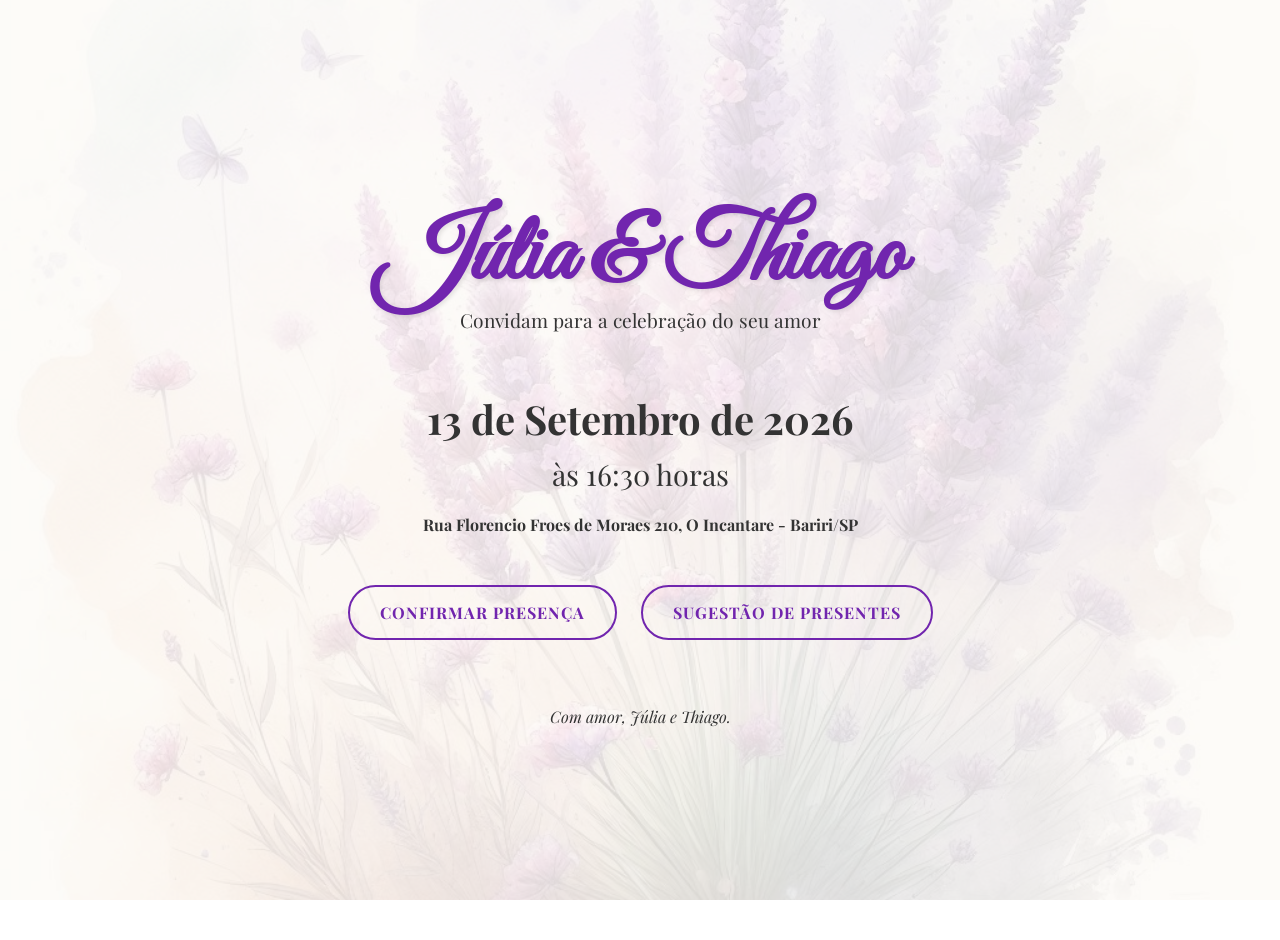
<file: index.html>
<!DOCTYPE html>
<html lang="pt-BR">
<head>
    <meta charset="UTF-8">
    <meta name="viewport" content="width=device-width, initial-scale=1.0">
    <title>Júlia e Thiago - Nosso Casamento</title>
    <link rel="stylesheet" href="styles.css">
    <link rel="preconnect" href="https://fonts.googleapis.com">
    <link rel="preconnect" href="https://fonts.gstatic.com" crossorigin>
    <link href="https://fonts.googleapis.com/css2?family=Great+Vibes&family=Playfair+Display:wght@400;700&display=swap" rel="stylesheet">
</head>
<body>
    <div class="overlay"></div>
    <div class="container">
        <header>
            <h1>Júlia & Thiago</h1>
            <p>Convidam para a celebração do seu amor</p>
        </header>

        <main>
            <div class="info">
                <h2>13 de Setembro de 2026</h2>
                <h3>às 16:30 horas</h3> 
                <h4>Rua Florencio Froes de Moraes 210, O Incantare - Bariri/SP</h4>
            </div>

            <div class="botoes">
                <a href="https://docs.google.com/forms/d/e/1FAIpQLScJD8qzChh48nauGqsr5oBqXwLMjzIcMUOQoxlrHbU33pUt-A/viewform?usp=dialog" target="_blank" class="botao">Confirmar Presença</a>
                <a href="presentes.html" class="botao">Sugestão de Presentes</a>
            </div>
        </main>

        <footer>
            <p>Com amor, Júlia e Thiago.</p>
        </footer>
    </div>
</body>
</html>
</file>
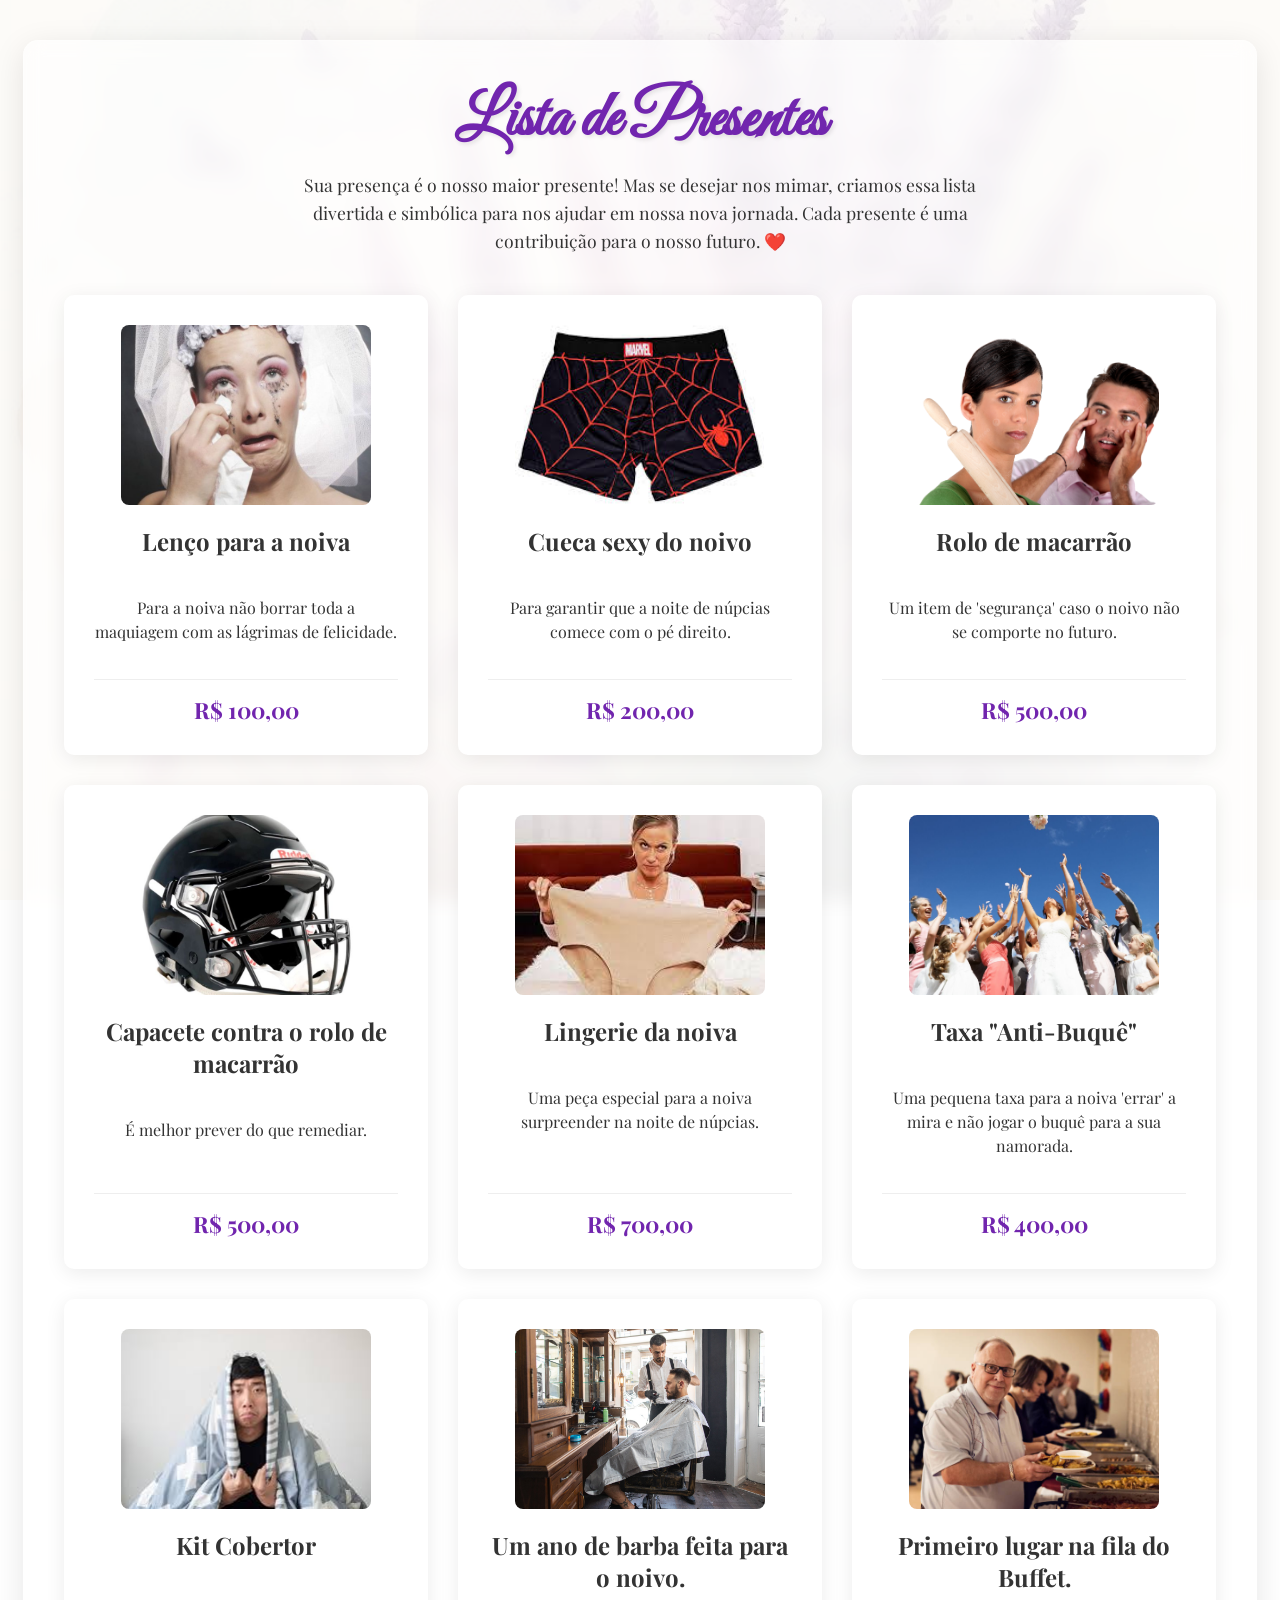
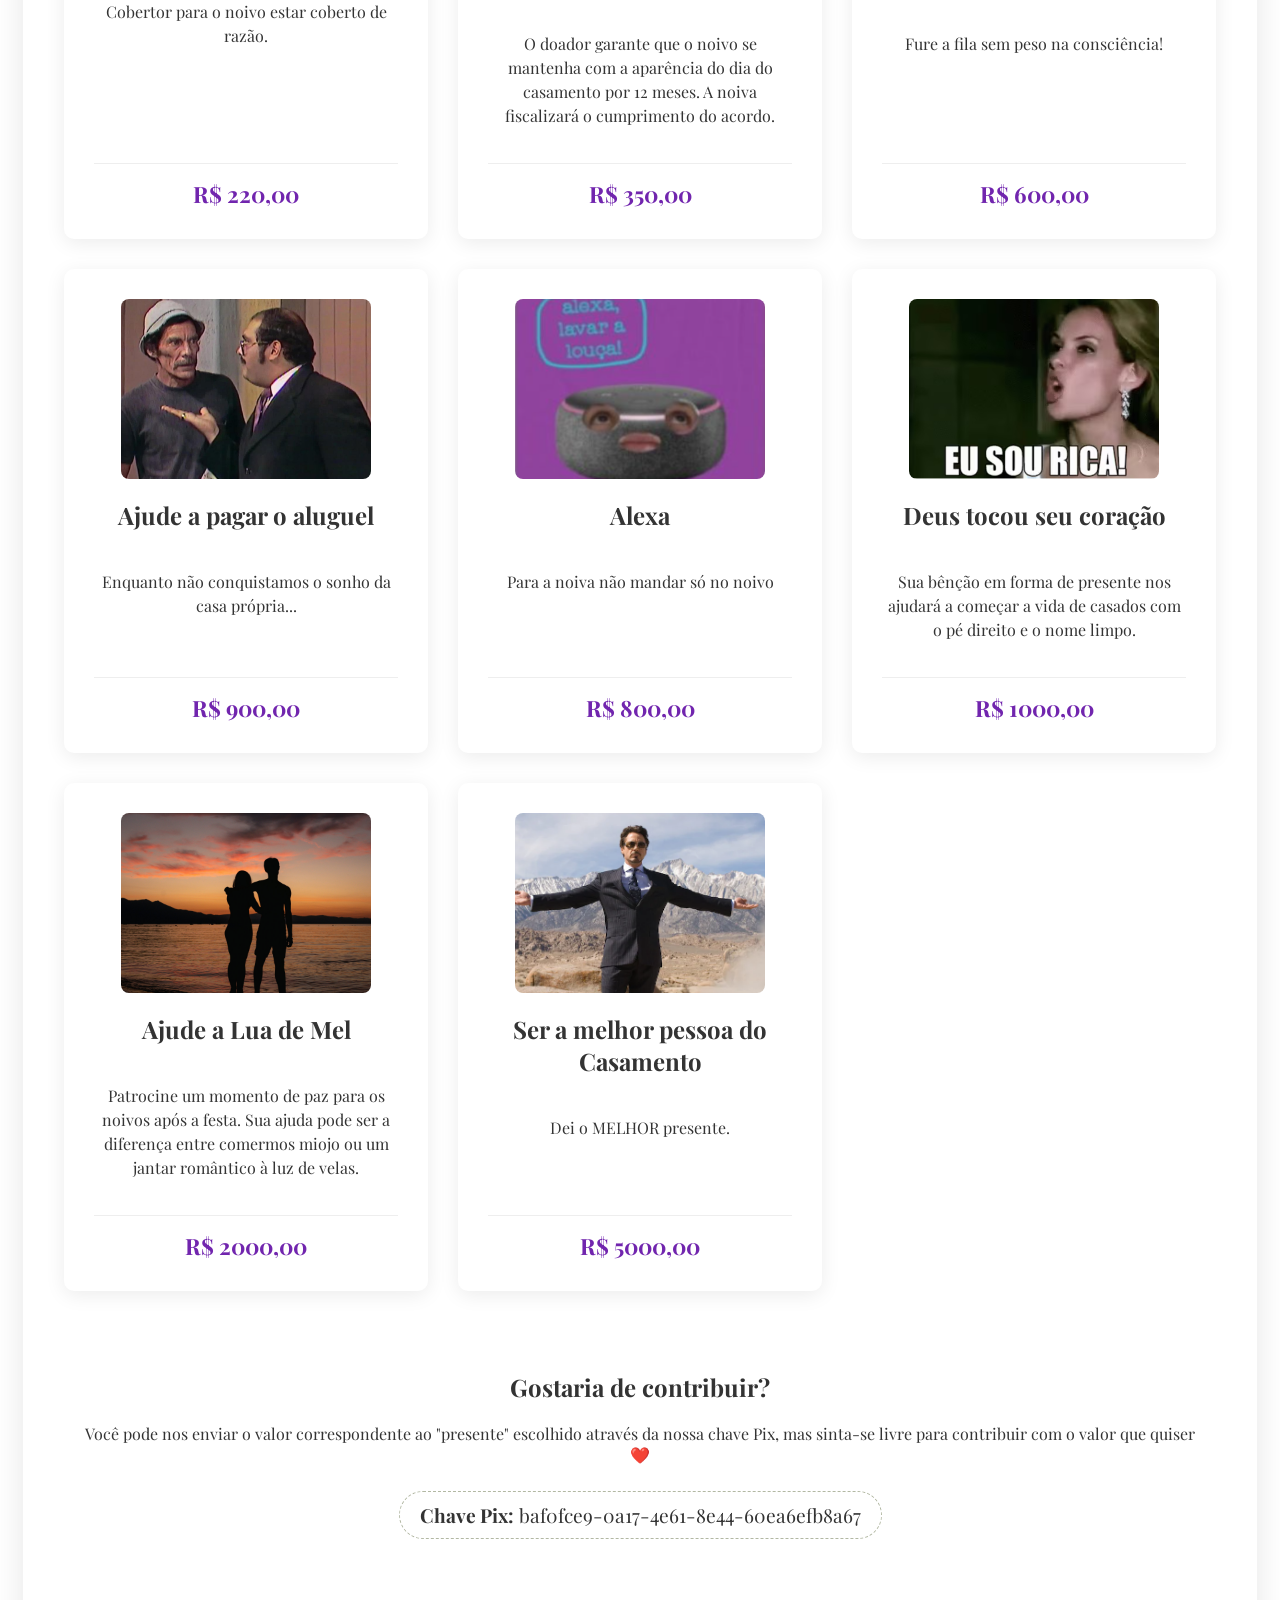
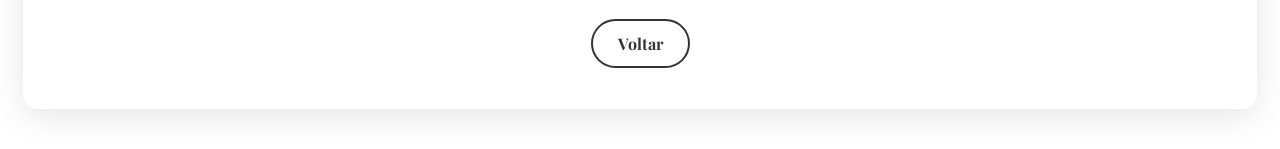
<file: presentes.html>
<!DOCTYPE html>
<html lang="pt-BR">
<head>
    <meta charset="UTF-8">
    <meta name="viewport" content="width=device-width, initial-scale=1.0">
    <title>Sugestão de Presentes - Júlia e Thiago</title>
    <link rel="stylesheet" href="styles.css">
    <link rel="preconnect" href="https://fonts.googleapis.com">
    <link rel="preconnect" href="https://fonts.gstatic.com" crossorigin>
    <link href="https://fonts.googleapis.com/css2?family=Great+Vibes&family=Playfair+Display:wght@400;700&display=swap" rel="stylesheet">
</head>
<body>
    <div class="overlay"></div>
    <div class="container-presentes">
        <header class="presentes-header">
            <h1>Lista de Presentes</h1>
            <p>Sua presença é o nosso maior presente! Mas se desejar nos mimar, criamos essa lista divertida e simbólica para nos ajudar em nossa nova jornada. Cada presente é uma contribuição para o nosso futuro. ❤️</p>
        </header>

        <div class="cards-container">
            <div class="card">
                <img src="imagens/noivachorando.jpg" alt="Noiva Chorando">
                <h3>Lenço para a noiva</h3>
                <p>Para a noiva não borrar toda a maquiagem com as lágrimas de felicidade.</p>
                <div class="valor">R$ 100,00</div>
            </div>
            <div class="card">
                <img src="imagens/cueca.jpeg" alt="Cueca Sexy">
                <h3>Cueca sexy do noivo</h3>
                <p>Para garantir que a noite de núpcias comece com o pé direito. </p>
                <div class="valor">R$ 200,00</div>
            </div>
            <div class="card">
                <img src="imagens/macarrao.png" alt="Rolo de Macarrão">
                <h3>Rolo de macarrão</h3>
                <p>Um item de 'segurança' caso o noivo não se comporte no futuro.</p>
                <div class="valor">R$ 500,00</div>
            </div>
            <div class="card">
                <img src="imagens/capacete.jpg" alt="Rolo de Macarrão">
                <h3>Capacete contra o rolo de macarrão</h3>
                <p>É melhor prever do que remediar.</p>
                <div class="valor">R$ 500,00</div>
            </div>
            <div class="card">
                <img src="imagens/calcinha.jpeg" alt="Lingerie">
                <h3>Lingerie da noiva</h3>
                <p>Uma peça especial para a noiva surpreender na noite de núpcias.</p>
                <div class="valor">R$ 700,00</div>
            </div>
             <div class="card">
                <img src="imagens/jogandobuque.jpg" alt="Buquê">
                <h3>Taxa "Anti-Buquê"</h3>
                <p>Uma pequena taxa para a noiva 'errar' a mira e não jogar o buquê para a sua namorada.</p>
                <div class="valor">R$ 400,00</div>
            </div>
            <div class="card">
                <img src="imagens/cobertor.jpeg" alt="Buquê">
                <h3>Kit Cobertor</h3>
                <p>Cobertor para o noivo estar coberto de razão.</p>
                <div class="valor">R$ 220,00</div>
            </div>
            <div class="card">
                <img src="imagens/barbeiro.jpg" alt="Buquê">
                <h3>Um ano de barba feita para o noivo.</h3>
                <p>O doador garante que o noivo se mantenha com a aparência do dia do casamento por 12 meses. A noiva fiscalizará o cumprimento do acordo.</p>
                <div class="valor">R$ 350,00</div>
            </div>
            <div class="card">
                <img src="imagens/buffet.jpg" alt="Buquê">
                <h3>Primeiro lugar na fila do Buffet.</h3>
                <p>Fure a fila sem peso na consciência!</p>
                <div class="valor">R$ 600,00</div>
            </div>
            <div class="card">
                <img src="imagens/condomigio.png" alt="Buquê">
                <h3>Ajude a pagar o aluguel</h3>
                <p>Enquanto não conquistamos o sonho da casa própria...</p>
                <div class="valor">R$ 900,00</div>
            </div>
            <div class="card">
                <img src="imagens/alexa.png" alt="Buquê">
                <h3>Alexa</h3>
                <p>Para a noiva não mandar só no noivo</p>
                <div class="valor">R$ 800,00</div>
            </div>
             <div class="card">
                <img src="imagens/rica.png" alt="Buquê">
                <h3>Deus tocou seu coração</h3>
                <p>Sua bênção em forma de presente nos ajudará a começar a vida de casados com o pé direito e o nome limpo.</p>
                <div class="valor">R$ 1000,00</div>
            </div>
             <div class="card">
                <img src="imagens/casal.jpeg"Buquê">
                <h3>Ajude a Lua de Mel</h3>
                <p>Patrocine um momento de paz para os noivos após a festa. Sua ajuda pode ser a diferença entre comermos miojo ou um jantar romântico à luz de velas.</p>
                <div class="valor">R$ 2000,00</div>
            </div>
            <div class="card">
                <img src="imagens/cracha.png" alt="Buquê">
                <h3>Ser a melhor pessoa do Casamento</h3>
                <p>Dei o MELHOR presente.</p>
                <div class="valor">R$ 5000,00</div>
            </div>
        </div>

        <div class="pix-info">
            <h2>Gostaria de contribuir?</h2>
            <p>Você pode nos enviar o valor correspondente ao "presente" escolhido através da nossa chave Pix, mas sinta-se livre para contribuir com o valor que quiser ❤️</p>
            <div class="chave-pix">
                <strong>Chave Pix:</strong> baf0fce9-0a17-4e61-8e44-60ea6efb8a67
            </div>
        </div>
        
        <a href="index.html" class="botao-voltar">Voltar</a>
    </div>
</body>
</html>
</file>
<file: styles.css>
/* --- ESTILOS GERAIS E DA PÁGINA PRINCIPAL --- */

body, html {
    margin: 0;
    padding: 0;
    width: 100%;
    min-height: 100%;
    font-family: 'Playfair Display', serif;
    color: #333333;
}

body {
    background-image: url(imagens/lavandas.jpeg);
    background-size: cover;
    background-position: center;
    background-attachment: fixed;
}

.overlay {
    position: fixed;
    top: 0;
    left: 0;
    width: 100%;
    height: 100%;
    background-color: rgba(253, 251, 247, 0.85);
    z-index: -1;
}

/* Container da página principal */
.container {
    display: flex;
    flex-direction: column;
    justify-content: center;
    align-items: center;
    text-align: center;
    min-height: 100vh;
    padding: 20px;
    position: relative;
    z-index: 1;
    animation: fadeIn 2s ease-in-out;
}

header h1 {
    font-family: 'Great Vibes', cursive;
    font-size: 6rem;
    color: #7125ae;
    margin: 0;
    text-shadow: 2px 2px 4px rgba(0,0,0,0.1);
}

header p {
    font-size: 1.2rem;
    margin-top: -10px;
    color: #333;
}

.info {
    margin: 40px 0;
}

.info h2 {
    font-size: 2.5rem;
    font-weight: 700;
    margin: 0;
}

.info h3 {
    font-size: 1.8rem;
    font-weight: 400;
    margin: 10px 0 0;
}

.botoes {
    margin-top: 30px;
}

.botao {
    display: inline-block;
    padding: 15px 30px;
    margin: 10px;
    border: 2px solid #7125ae;
    border-radius: 50px;
    text-decoration: none;
    color: #7125ae;
    font-weight: bold;
    transition: all 0.3s ease;
    text-transform: uppercase;
    letter-spacing: 1px;
}

.botao:hover {
    background-color: #c166f1 ;
    color: #fff;
    transform: translateY(-3px);
    box-shadow: 0 4px 15px rgba(58, 42, 59, 0.4);
}

footer {
    margin-top: 40px;
    font-style: italic;
}

@keyframes fadeIn {
    from { opacity: 0; transform: scale(0.95); }
    to { opacity: 1; transform: scale(1); }
}

/* --- ESTILOS DA NOVA PÁGINA DE PRESENTES --- */

.container-presentes {
    width: 90%;
    max-width: 1200px;
    margin: 40px auto;
    padding: 40px;
    background-color: rgba(255, 255, 255, 0.6);
    border-radius: 15px;
    box-shadow: 0 8px 32px 0 rgba(0, 0, 0, 0.1);
    backdrop-filter: blur(10px);
    -webkit-backdrop-filter: blur(10px);
    border: 1px solid rgba(255, 255, 255, 0.18);
    text-align: center;
    animation: fadeIn 1.5s ease-in-out;
}

.presentes-header h1 {
    font-family: 'Great Vibes', cursive;
    font-size: 4rem;
    color: #7125ae;
    margin-bottom: 10px;
}

.presentes-header p {
    font-size: 1.1rem;
    max-width: 700px;
    margin: 0 auto 40px auto;
    line-height: 1.6;
}

.cards-container {
    display: grid;
    grid-template-columns: repeat(auto-fit, minmax(280px, 1fr));
    gap: 30px;
    margin-bottom: 40px;
}

.card {
    background: #ffffff;
    border-radius: 10px;
    padding: 30px;
    box-shadow: 0 4px 20px rgba(0,0,0,0.08);
    transition: transform 0.3s ease, box-shadow 0.3s ease;
    display: flex;
    flex-direction: column;
    align-items: center;
}

.card:hover {
    transform: translateY(-10px);
    box-shadow: 0 8px 30px rgba(0,0,0,0.12);
}

.card img {
    width: 100%;
    max-width: 250px;
    height: 180px;
    object-fit: cover;
    border-radius: 8px;
    margin-bottom: 20px;
    flex-shrink: 0;
}

.card h3 {
    font-size: 1.5rem;
    font-weight: 700;
    color: #333;
    margin-top: 0;
}

.card p {
    font-size: 1rem;
    line-height: 1.5;
    margin: 15px 0;
    flex-grow: 1;
}

.card .valor {
    font-size: 1.4rem;
    font-weight: bold;
    color: #7125ae;
    margin-top: 20px;
    padding-top: 15px;
    border-top: 1px solid #eee;
    width: 100%;
}

.pix-info {
    margin: 40px 0;
    padding: 20px;
    background-color: rgba(255, 255, 255, 0.7);
    border-radius: 10px;
}

.chave-pix {
    margin-top: 10px;
    font-size: 1.2rem;
    background: #fff;
    padding: 10px 20px;
    border-radius: 50px;
    display: inline-block;
    border: 1px dashed #B2B8A3;
}

.botao-voltar {
    display: inline-block;
    padding: 12px 25px;
    margin-top: 20px;
    border: 2px solid #333;
    border-radius: 50px;
    text-decoration: none;
    color: #333;
    font-weight: bold;
    transition: all 0.3s ease;
}

.botao-voltar:hover {
    background-color: #333;
    color: #fff;
}


/* --- AJUSTES PARA CELULAR (RESPONSIVIDADE) --- */
/* A Mágica acontece aqui! */
@media (max-width: 768px) {

    /* --- Página Principal (Mobile) --- */
    .container {
        padding: 15px; /* Menos espaçamento lateral */
    }
    header h1 {
        font-size: 3.5rem; /* Fonte do nome do casal menor */
    }
    header p {
        font-size: 1rem; /* Fonte do subtítulo menor */
    }
    .info {
        margin: 30px 0; /* Menos margem vertical */
    }
    .info h2 {
        font-size: 1.8rem; /* Fonte da data menor */
    }
    .info h3 {
        font-size: 1.3rem; /* Fonte do horário menor */
    }
    .botoes {
        display: flex;
        flex-direction: column;
        align-items: center;
        width: 100%;
    }
    .botao {
        width: 80%;
        padding: 12px 20px; /* Botões ligeiramente menores */
        font-size: 0.9rem;
    }

    /* --- Página de Presentes (Mobile) --- */
    .container-presentes {
        width: auto; /* Deixa o container mais flexível */
        padding: 20px 15px; /* Menos padding */
        margin: 20px 10px; /* Menos margem */
    }
    .presentes-header h1 {
        font-size: 2.8rem; /* Título da página menor */
    }
    .presentes-header p {
        font-size: 0.9rem; /* Texto de introdução menor */
        margin-bottom: 30px;
    }
    .cards-container {
        gap: 20px; /* Espaçamento entre os cards menor */
        /* Para telas um pouco maiores que um celular na vertical, podemos usar 2 colunas */
        grid-template-columns: 1fr;
    }
    .card {
        padding: 20px; /* Padding interno do card menor */
    }
    .card img {
        height: 140px; /* Imagem do card menor */
        margin-bottom: 15px;
    }
    .card h3 {
        font-size: 1.2rem; /* Título do card menor */
    }
    .card p {
        font-size: 0.9rem; /* Descrição do card menor */
    }
    .card .valor {
        font-size: 1.2rem; /* Valor do card menor */
    }
    .chave-pix {
        font-size: 1rem; /* Fonte da chave pix menor */
        padding: 8px 15px;
    }
}

/* Opcional: Para telas muito pequenas, forçamos as fontes a serem ainda menores */
@media (max-width: 360px) {
    header h1 {
        font-size: 3rem;
    }
    .presentes-header h1 {
        font-size: 2.5rem;
    }
    .card h3 {
        font-size: 1.1rem;
    }
}
</file>
